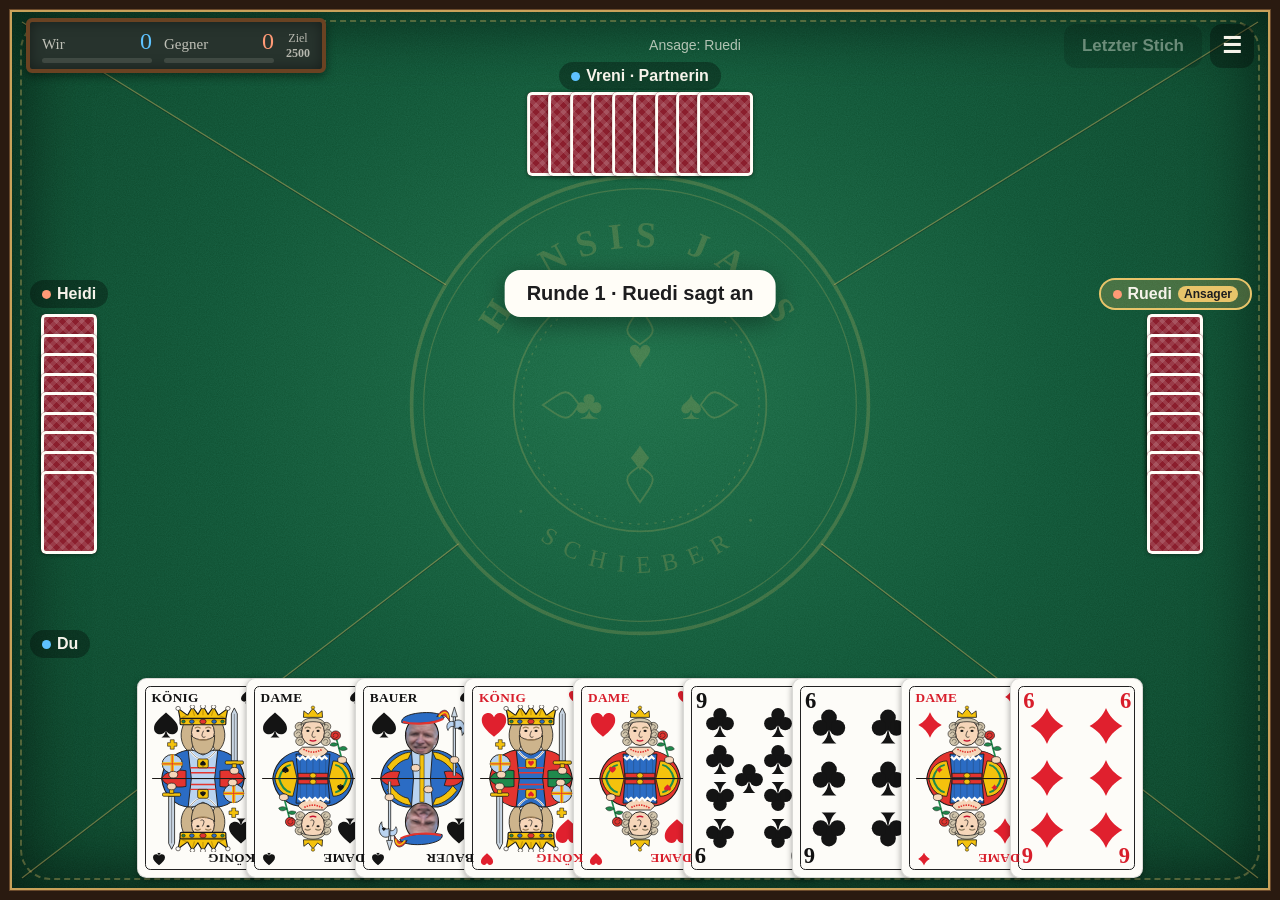
<file: index.html>
<!doctype html>
<html lang="de-CH">
<head>
  <meta charset="utf-8">
  <meta name="viewport" content="width=device-width, initial-scale=1, maximum-scale=1, user-scalable=no, viewport-fit=cover">
  <meta name="apple-mobile-web-app-capable" content="yes">
  <meta name="mobile-web-app-capable" content="yes">
  <meta name="apple-mobile-web-app-status-bar-style" content="black-translucent">
  <meta name="apple-mobile-web-app-title" content="Hansis Jass">
  <meta name="theme-color" content="#0b3d24">
  <link rel="manifest" href="manifest.webmanifest">
  <link rel="apple-touch-icon" href="icons/apple-touch-icon.png">
  <link rel="icon" type="image/png" href="icons/icon-192.png">
  <link rel="stylesheet" href="src/ui/styles.css">
  <title>Hansis Jass</title>
</head>
<body>
  <main id="table">
    <svg id="quarters" aria-hidden="true"></svg>
    <svg id="emblem" viewBox="0 0 400 400" aria-hidden="true">
      <defs>
        <path id="arc-top" d="M 70 200 A 130 130 0 0 1 330 200"/>
        <path id="arc-bottom" d="M 62 200 A 138 138 0 0 0 338 200"/>
      </defs>
      <circle cx="200" cy="200" r="188" fill="none" stroke="currentColor" stroke-width="3"/>
      <circle cx="200" cy="200" r="178" fill="none" stroke="currentColor" stroke-width="1"/>
      <circle cx="200" cy="200" r="104" fill="none" stroke="currentColor" stroke-width="1.5"/>
      <circle cx="200" cy="200" r="98" fill="none" stroke="currentColor" stroke-width="1" stroke-dasharray="2 5"/>
      <text font-size="30" font-weight="700" letter-spacing="9" fill="currentColor" text-anchor="middle" font-family="Georgia, 'Times New Roman', serif">
        <textPath href="#arc-top" startOffset="50%">HANSIS JASS</textPath>
      </text>
      <text font-size="20" letter-spacing="10" fill="currentColor" text-anchor="middle" font-family="Georgia, 'Times New Roman', serif">
        <textPath href="#arc-bottom" startOffset="50%">· SCHIEBER ·</textPath>
      </text>
      <g font-size="34" fill="currentColor" text-anchor="middle" dominant-baseline="central">
        <text x="200" y="158">♥</text><text x="242" y="200">♠</text><text x="200" y="242">♦</text><text x="158" y="200">♣</text>
      </g>
      <g stroke="currentColor" stroke-width="1.5" fill="none">
        <path d="M200 120 C 214 140 214 140 200 150 C 186 140 186 140 200 120 Z"/>
        <path d="M200 280 C 214 260 214 260 200 250 C 186 260 186 260 200 280 Z"/>
        <path d="M120 200 C 140 186 140 186 150 200 C 140 214 140 214 120 200 Z"/>
        <path d="M280 200 C 260 186 260 186 250 200 C 260 214 260 214 280 200 Z"/>
      </g>
    </svg>
    <header id="topbar">
      <div id="scores">
        <div class="team" data-team="0">
          <div class="trow"><span class="tname">Wir</span><span class="tpts" id="score0">0</span></div>
          <div class="bar"><i id="bar0"></i></div>
        </div>
        <div class="team" data-team="1">
          <div class="trow"><span class="tname">Gegner</span><span class="tpts" id="score1">0</span></div>
          <div class="bar"><i id="bar1"></i></div>
        </div>
        <div id="target"></div>
      </div>
      <div id="modeinfo"></div>
      <div id="buttons">
        <button id="btn-last" class="btn ghost" disabled>Letzter Stich</button>
        <button id="btn-menu" class="btn ghost icon" aria-label="Menü">☰</button>
      </div>
    </header>

    <section class="seat" id="seat2"></section>
    <section class="seat side" id="seat3"></section>
    <section class="seat side" id="seat1"></section>

    <div id="trick">
      <div class="slot" data-seat="0"></div>
      <div class="slot" data-seat="1"></div>
      <div class="slot" data-seat="2"></div>
      <div class="slot" data-seat="3"></div>
    </div>
    <div id="roundpts"></div>

    <section id="me">
      <div id="me-label" class="plabel"></div>
      <div id="hand"></div>
      <button id="btn-tip" class="btn tip" hidden>Tipp</button>
    </section>
    <div id="tipbox" hidden></div>

    <div id="chooser" hidden></div>
    <div id="banner" hidden></div>
    <div id="overlay" hidden></div>
  </main>
  <div id="rotate"><div>🔄<br>Bitte das iPad quer halten</div></div>
  <script type="module" src="src/ui/app.js"></script>
</body>
</html>
</file>
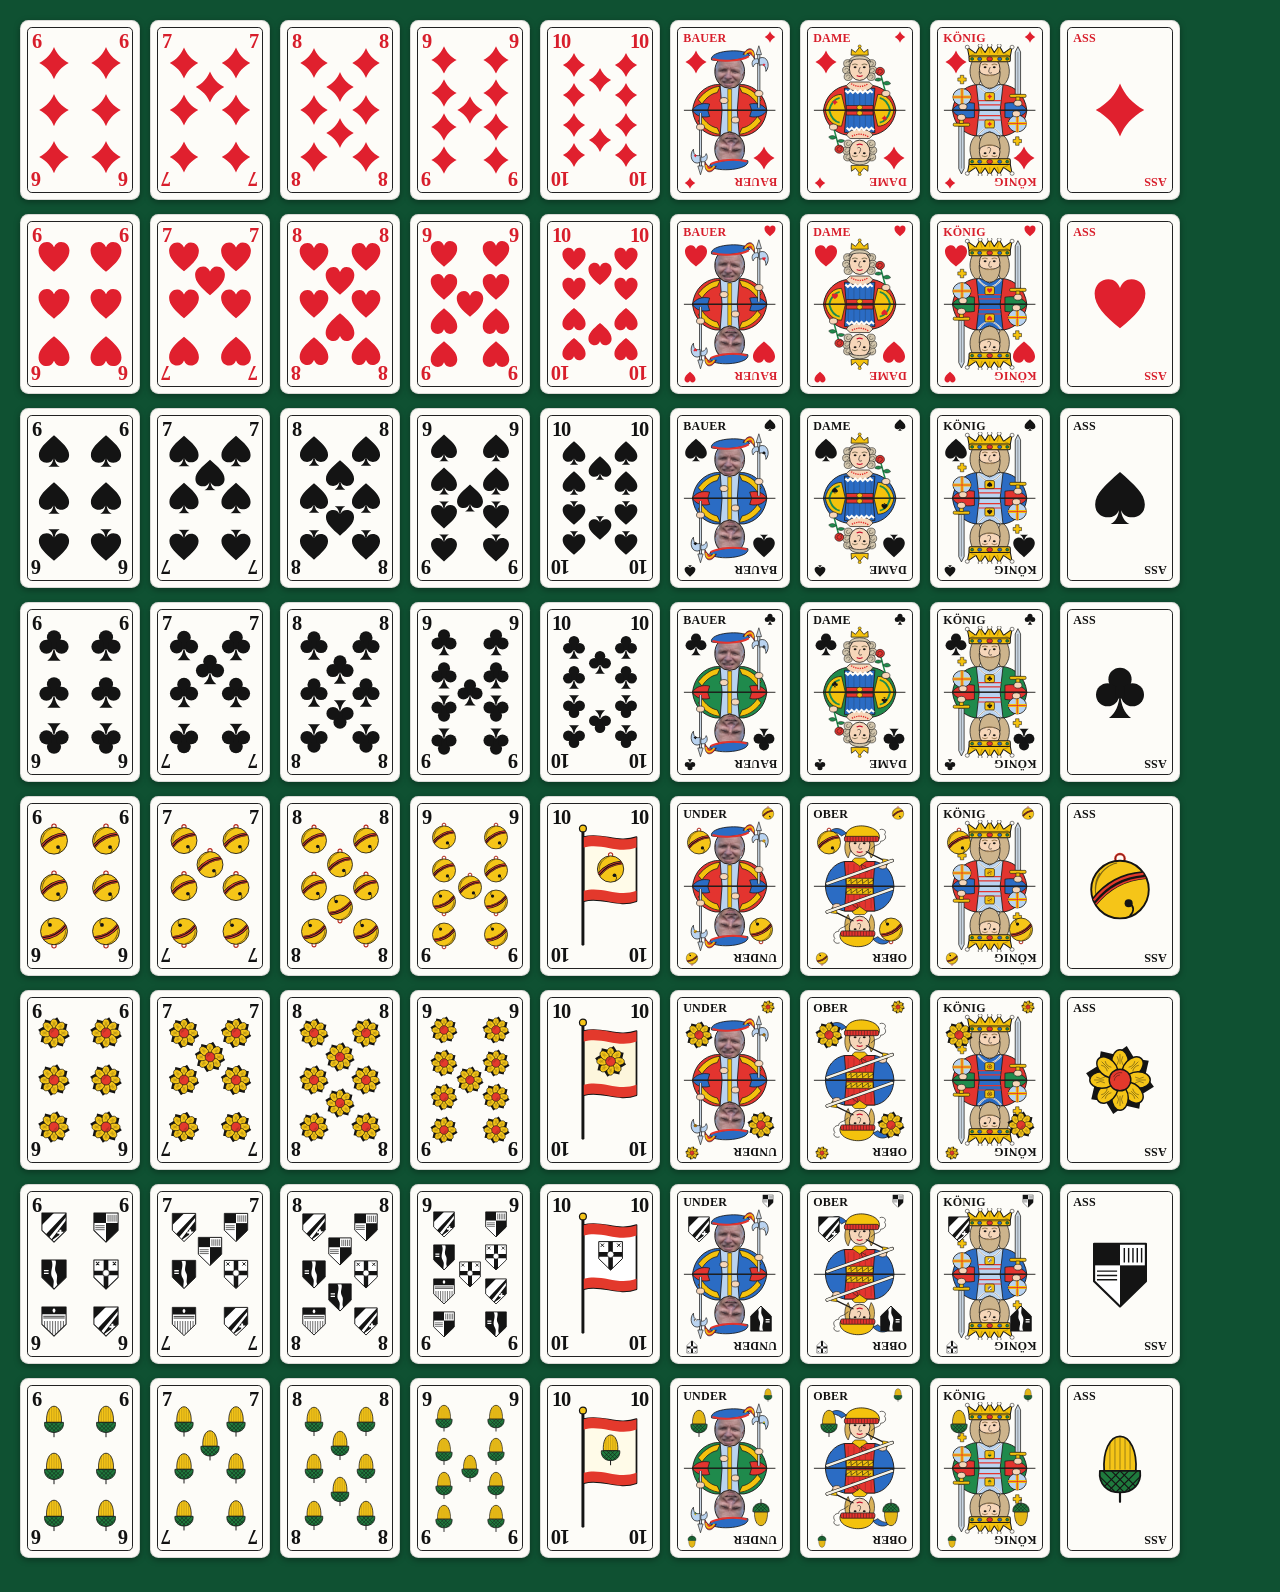
<file: tests/karten.html>
<!doctype html>
<html lang="de-CH">
<head><meta charset="utf-8"><title>Kartengalerie – Hansis Jass</title>
<link rel="stylesheet" href="../src/ui/styles.css">
<style>
  html, body { overflow: auto; height: auto; }
  body { padding: 20px; background: #0f5132; }
  .row { display: flex; gap: 10px; margin-bottom: 14px; flex-wrap: wrap; }
  .card { --cw: 120px; }
  body.big .card { --cw: 250px; }
</style></head>
<body>
<div id="fr"></div><div id="de"></div>
<script type="module">
  import { cardElement, setPortraits } from '../src/ui/cards-view.js';
  try { setPortraits({ enabled: true, ...JSON.parse(localStorage.getItem('hansis-jass-portraits') || '{}') }); } catch { /* keine */ }
  for (const style of ['fr', 'de']) {
    const box = document.getElementById(style);
    for (let s = 0; s < 4; s++) {
      const row = document.createElement('div');
      row.className = 'row';
      for (let r = 0; r < 9; r++) row.appendChild(cardElement(s * 9 + r, style));
      box.appendChild(row);
    }
  }
</script>
</body>
</html>
</file>
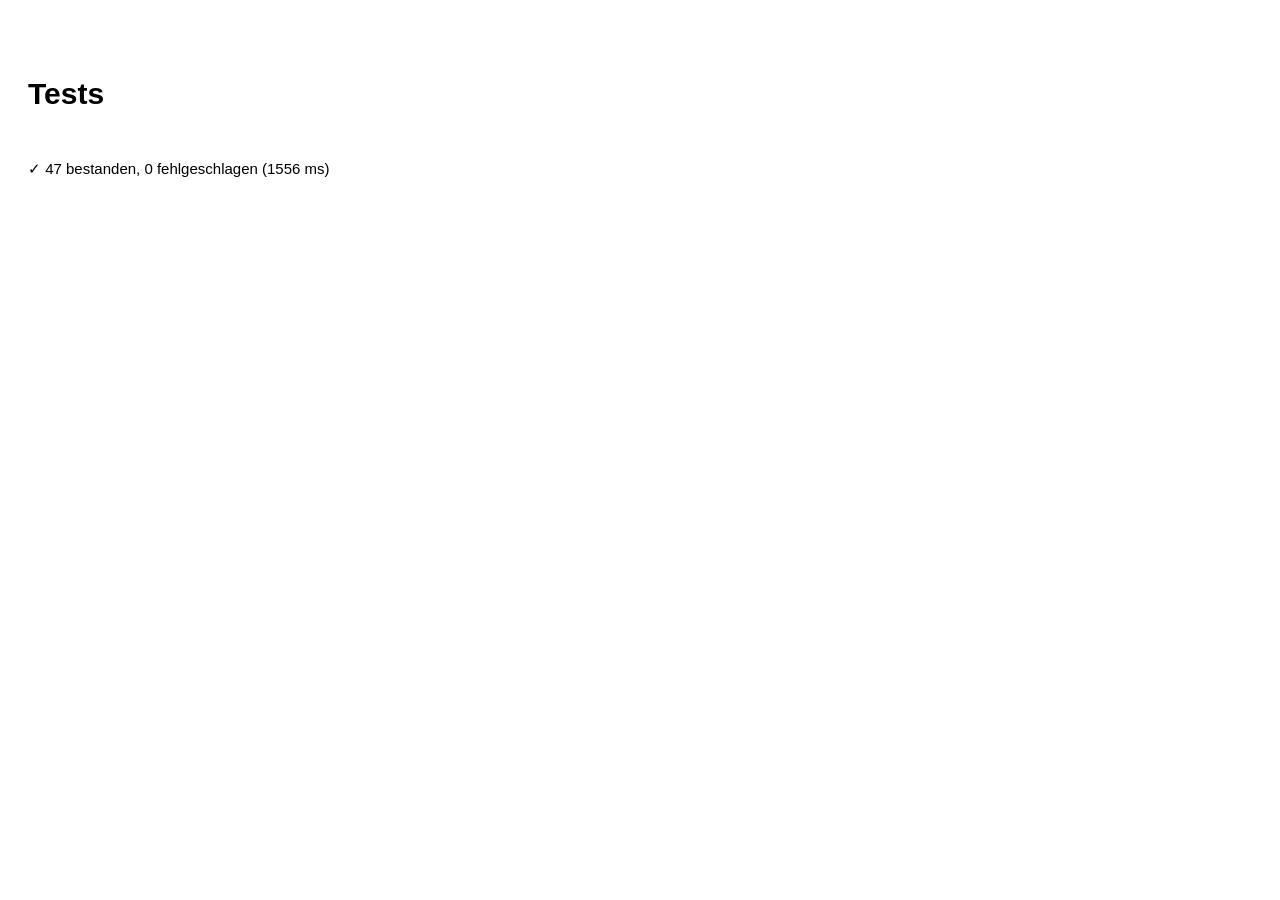
<file: tests/test.html>
<!doctype html>
<html lang="de-CH">
<head><meta charset="utf-8"><title>Tests – Hansis Jass</title>
<style>body{font:15px/1.5 -apple-system,sans-serif;padding:20px;white-space:pre-wrap}</style></head>
<body>
<h1>Tests</h1>
<div id="out"></div>
<script type="module">
  const out = document.getElementById('out');
  const orig = console.log;
  console.log = (m) => { out.textContent += m + '\n'; orig(m); };
  const { run } = await import('./testlib.js');
  await import('./core.test.js');
  await import('./ai.test.js');
  await import('./ui.test.js');
  await run();
</script>
</body>
</html>
</file>
<file: src/ui/styles.css>
/* Hansis Jass – Oberfläche fürs iPad im Querformat */
:root {
  --felt: #0f5132;
  --felt-dark: #0b3d24;
  --felt-light: #1b6b44;
  --gold: #e8c46a;
  --ink: #1d1d1f;
  --paper: #fffdf7;
  --red: #c8102e;
  --black: #1d1d1f;
  --gold-suit: #b8860b;
  --brown: #7a4a1e;
  --us: #5ec2ff;
  --them: #ff9a76;
  --panel: rgba(0, 0, 0, 0.32);
  --text: #f6f3ea;
  --muted: rgba(246, 243, 234, 0.7);
  --cw: min(10.4vw, 15.4vh);
  --ch: calc(var(--cw) * 1.5);
  --tcw: calc(var(--cw) * 0.82);
  --mcw: calc(var(--cw) * 0.42);
  --safe-l: env(safe-area-inset-left, 0px);
  --safe-r: env(safe-area-inset-right, 0px);
  --safe-t: env(safe-area-inset-top, 0px);
  --safe-b: env(safe-area-inset-bottom, 0px);
}

* { box-sizing: border-box; }
html, body {
  margin: 0; height: 100%; overflow: hidden;
  background: var(--felt-dark);
  color: var(--text);
  font-family: -apple-system, BlinkMacSystemFont, "SF Pro Rounded", "Helvetica Neue", Arial, sans-serif;
  -webkit-user-select: none; user-select: none;
  -webkit-touch-callout: none;
  -webkit-tap-highlight-color: transparent;
  touch-action: manipulation;
}

/* ---------- Jassteppich ---------- */
:root[data-felt="blau"] { --felt: #14406b; --felt-dark: #0b2744; --felt-light: #22609a; }
:root[data-felt="rot"] { --felt: #6e1423; --felt-dark: #430b15; --felt-light: #932236; }
:root[data-felt="schwarz"] { --felt: #2b2f33; --felt-dark: #16191c; --felt-light: #40464c; }
html, body { background: var(--felt-dark); }

#table {
  position: fixed; inset: 0;
  background:
    url("data:image/svg+xml,%3Csvg xmlns='http://www.w3.org/2000/svg' width='220' height='220'%3E%3Cfilter id='n'%3E%3CfeTurbulence type='fractalNoise' baseFrequency='.9' numOctaves='3' stitchTiles='stitch'/%3E%3CfeColorMatrix values='0 0 0 0 1 0 0 0 0 1 0 0 0 0 1 0 0 0 .55 0'/%3E%3C/filter%3E%3Crect width='100%25' height='100%25' filter='url(%23n)' opacity='.5'/%3E%3C/svg%3E"),
    radial-gradient(ellipse at 50% 42%, var(--felt-light) 0%, var(--felt) 48%, var(--felt-dark) 100%);
  background-blend-mode: soft-light, normal;
  overflow: hidden;
  /* gepolsterter Lederrand mit Goldkante */
  box-shadow:
    inset 0 0 0 9px #2a1a10,
    inset 0 0 0 10px #6b4a2b,
    inset 0 0 0 12px #c9a25a,
    inset 0 0 60px 26px rgba(0, 0, 0, 0.45);
}
/* Ziernaht */
#table::before {
  content: ''; position: absolute; inset: 20px; pointer-events: none;
  border: 2px dashed rgba(232, 196, 106, 0.32); border-radius: 30px;
}
#emblem {
  position: absolute; left: 50%; top: 45%;
  width: min(54vh, 42vw); height: min(54vh, 42vw);
  transform: translate(-50%, -50%);
  color: var(--gold); opacity: 0.2; pointer-events: none;
}

/* ---------- Kopfzeile ---------- */
#topbar {
  position: absolute; left: 0; right: 0; top: 0;
  padding: calc(18px + var(--safe-t)) calc(26px + var(--safe-r)) 8px calc(26px + var(--safe-l));
  display: flex; align-items: center; gap: 16px;
  z-index: 20;
}
#scores { display: flex; align-items: center; gap: 12px; background: var(--panel); border-radius: 14px; padding: 6px 12px; }
.team { min-width: 110px; }
.trow { display: flex; justify-content: space-between; gap: 10px; align-items: baseline; }
.tname { font-size: 14px; color: var(--muted); }
.tpts { font-size: 24px; font-weight: 700; font-variant-numeric: tabular-nums; }
.team[data-team="0"] .tpts { color: var(--us); }
.team[data-team="1"] .tpts { color: var(--them); }
.bar { height: 5px; background: rgba(255, 255, 255, 0.15); border-radius: 3px; overflow: hidden; margin-top: 3px; }
.bar i { display: block; height: 100%; width: 0; transition: width 0.6s ease; }
#bar0 { background: var(--us); }
#bar1 { background: var(--them); }
#target { font-size: 12px; color: var(--muted); line-height: 1.2; text-align: center; }
#modeinfo {
  flex: 1; display: flex; justify-content: center; align-items: center; gap: 10px;
  font-size: 18px; min-height: 44px;
}
#modeinfo .mode-chip {
  display: inline-flex; align-items: center; gap: 8px;
  background: var(--paper); color: var(--ink);
  padding: 6px 14px; border-radius: 22px; font-weight: 700;
  box-shadow: 0 2px 8px rgba(0, 0, 0, 0.3);
}
#modeinfo .mode-chip .sym { font-size: 26px; line-height: 1; display: inline-flex; }
#modeinfo .mode-chip .kind { font-size: 13px; font-weight: 600; color: #666; text-transform: uppercase; letter-spacing: .04em; }
#modeinfo .who b { color: var(--text); }
.suit-icon { width: 1em; height: 1em; display: inline-block; vertical-align: -0.14em; }
.suit-icon.emo { width: auto; }
.arrow { font-weight: 800; }
.plabel .badge.trumpf { background: var(--paper); display: inline-flex; align-items: center; gap: 3px; font-weight: 700; }
#modeinfo .mult { background: var(--gold); color: var(--ink); border-radius: 10px; padding: 1px 7px; font-size: 14px; }
#modeinfo .who { color: var(--muted); font-size: 14px; line-height: 1.25; }
#buttons { display: flex; gap: 8px; }

.btn {
  font: inherit; font-size: 17px; font-weight: 600;
  min-height: 44px; min-width: 44px; padding: 0 18px;
  border-radius: 12px; border: none; cursor: pointer;
  background: var(--gold); color: var(--ink);
  box-shadow: 0 2px 6px rgba(0, 0, 0, 0.3);
}
.btn:active { transform: scale(0.96); }
.btn:disabled { opacity: 0.4; }
.btn.ghost { background: var(--panel); color: var(--text); box-shadow: none; }
.btn.icon { font-size: 22px; padding: 0 12px; }
.btn.secondary { background: rgba(255, 255, 255, 0.9); }

/* ---------- Mitspieler ---------- */
.seat { position: absolute; display: flex; flex-direction: column; align-items: center; gap: 6px; z-index: 5; }
#seat2 { top: calc(62px + var(--safe-t)); left: 50%; transform: translateX(-50%); }
#seat3 { left: calc(30px + var(--safe-l)); top: 50%; transform: translateY(-62%); }
#seat1 { right: calc(30px + var(--safe-r)); top: 50%; transform: translateY(-62%); }
.plabel {
  display: inline-flex; align-items: center; gap: 6px;
  background: var(--panel); padding: 5px 12px; border-radius: 16px;
  font-size: 16px; font-weight: 600; white-space: nowrap;
}
.plabel.active { outline: 2px solid var(--gold); background: rgba(232, 196, 106, 0.25); }
.plabel .badge { font-size: 12px; background: var(--gold); color: var(--ink); border-radius: 8px; padding: 1px 6px; }
.plabel.team0 .dot { background: var(--us); }
.plabel.team1 .dot { background: var(--them); }
.plabel .dot { width: 9px; height: 9px; border-radius: 50%; display: inline-block; }
.backs { display: flex; }
.backs .card { width: var(--mcw); height: calc(var(--mcw) * 1.5); margin-left: calc(var(--mcw) * -0.62); border-radius: 5px; }
.backs .card:first-child { margin-left: 0; }
.seat.side .backs { flex-direction: column; }
.seat.side .backs .card { margin-left: 0; margin-top: calc(var(--mcw) * -1.15); }
.seat.side .backs .card:first-child { margin-top: 0; }

.bubble {
  position: absolute; z-index: 30;
  background: var(--paper); color: var(--ink);
  padding: 8px 14px; border-radius: 16px; font-size: 17px; font-weight: 700;
  box-shadow: 0 4px 14px rgba(0, 0, 0, 0.35);
  white-space: nowrap; pointer-events: none;
  animation: pop 0.25s ease-out;
}
.bubble small { display: block; font-weight: 500; font-size: 13px; color: #555; }
.bubble .mini { display: flex; gap: 3px; margin-top: 5px; }
.bubble .mini .card { --cw: 40px; box-shadow: none; border: 1px solid #ccc; }
.bubble.thinking { font-size: 22px; padding: 2px 14px; letter-spacing: 2px; }
@keyframes pop { from { transform: scale(0.7); opacity: 0; } to { transform: scale(1); opacity: 1; } }

/* ---------- Stich ---------- */
#trick { position: absolute; left: 50%; top: 45%; width: 0; height: 0; z-index: 8; }
.slot { position: absolute; width: var(--tcw); height: calc(var(--tcw) * 1.5); }
/* Jeder legt seine Karte in sein Viertel (wie im Samschtig-Jass) */
.slot[data-seat="0"] { left: calc(var(--tcw) * -0.5); top: calc(var(--tcw) * 0.38); }
.slot[data-seat="2"] { left: calc(var(--tcw) * -0.5); top: calc(var(--tcw) * -1.88); transform: rotate(3deg); }
.slot[data-seat="1"] { left: calc(var(--tcw) * 1.12); top: calc(var(--tcw) * -0.75); transform: rotate(-5deg); }
.slot[data-seat="3"] { left: calc(var(--tcw) * -2.12); top: calc(var(--tcw) * -0.75); transform: rotate(5deg); }
#quarters { position: absolute; inset: 0; width: 100%; height: 100%; pointer-events: none; }
#quarters line { stroke: rgba(232, 196, 106, 0.42); stroke-width: 1.2; }
#quarters line.shadow { stroke: rgba(0, 0, 0, 0.25); stroke-width: 1.2; }
#roundpts {
  position: absolute; left: calc(30px + var(--safe-l)); bottom: calc(var(--cw) * 1.5 + 74px + var(--safe-b));
  font-size: 13px; color: var(--muted); z-index: 6; line-height: 1.4; max-width: 190px;
}

/* ---------- Karten (Stil Schweizer Jasskarten) ---------- */
.card {
  position: relative; width: var(--cw); height: calc(var(--cw) * 1.5);
  font-size: var(--cw); /* Pips und Rahmen in em = Anteil der Kartenbreite */
  border-radius: 0.07em;
  background: #fdfcf8;
  box-shadow: 0 2px 6px rgba(0, 0, 0, 0.35), inset 0 0 0 1px rgba(0, 0, 0, 0.14);
  flex-shrink: 0;
}
.card .pip { position: absolute; width: 1em; height: 1em; transform: translate(-50%, -50%); display: block; }
.card .pip.rot { transform: translate(-50%, -50%) rotate(180deg); }
.card .pip .shape { width: 100%; height: 100%; display: block; }
.card .pip .emo { display: flex; width: 100%; height: 100%; align-items: center; justify-content: center; font-size: 0.82em; line-height: 1; }
.card .pip .lbl {
  position: absolute; left: 0; right: 0; top: 27%; text-align: center;
  color: #fff; font-size: 0.4em; font-weight: 700; line-height: 1;
  font-family: "Rockwell", "American Typewriter", Georgia, serif; letter-spacing: -0.03em;
}
.card.black .pip .lbl { top: 34%; }
/* Zahlen unten nicht auf dem Kopf (sonst wird aus 6 eine 9) */
.card .pip.rot .lbl { transform: rotate(180deg); }
.card.de .pip.rot .lbl { transform: translateY(50%) rotate(180deg); }
.card.s0 .pip .lbl { font-size: 0.3em; top: 36%; }
.card.de .pip .lbl {
  color: #fff; top: 50%; transform: translateY(-50%); font-size: 0.34em;
  text-shadow: 0 0 2px #000, 0 0 3px #000;
}
.card .frame {
  position: absolute; inset: 4.5% 7%;
  border: max(1px, 0.008em) solid #222; border-radius: 0.04em;
  overflow: hidden;
}
.card .frame .fig { position: absolute; inset: 9.5% 4%; }
.card .frame .figure { width: 100%; height: 100%; display: block; }
.slot .card { --cw: var(--tcw); width: 100%; height: 100%; }
.card.back {
  background:
    repeating-linear-gradient(45deg, rgba(255, 255, 255, 0.13) 0 4px, transparent 4px 9px),
    repeating-linear-gradient(-45deg, rgba(255, 255, 255, 0.13) 0 4px, transparent 4px 9px),
    #8b1e2d;
  box-shadow: 0 1px 4px rgba(0, 0, 0, 0.4), inset 0 0 0 3px #fffdf7;
}

/* ---------- eigene Hand ---------- */
#me {
  position: absolute; left: 0; right: 0; bottom: 0;
  padding-bottom: calc(22px + var(--safe-b));
  display: flex; flex-direction: column; align-items: center; gap: 8px; z-index: 10;
}
#hand { display: flex; justify-content: center; align-items: flex-end; height: calc(var(--ch) + 18px); }
#hand .card { margin-left: var(--overlap, calc(var(--cw) * -0.22)); transition: transform 0.15s ease, opacity 0.2s; }
#hand .card:first-child { margin-left: 0; }
#hand.my-turn .card.legal { transform: translateY(-14px); cursor: pointer; }
#hand.my-turn .card.illegal { opacity: 0.6; filter: brightness(0.82) grayscale(0.3); }
#hand .card.pressed { transform: translateY(-24px) scale(1.03) !important; }
#hand .card.hint { box-shadow: 0 0 0 4px var(--gold), 0 0 22px 6px rgba(232, 196, 106, 0.9); }
.btn.tip { position: absolute; right: calc(32px + var(--safe-r)); bottom: calc(30px + var(--safe-b)); }
#tipbox {
  position: absolute; right: calc(32px + var(--safe-r)); bottom: calc(88px + var(--safe-b));
  background: var(--paper); color: var(--ink); padding: 10px 14px; border-radius: 12px;
  font-weight: 600; font-size: 16px; z-index: 25; max-width: 260px;
  box-shadow: 0 4px 14px rgba(0, 0, 0, 0.35);
}

/* ---------- Ansage ---------- */
#chooser {
  position: absolute; left: 50%; top: 47%; transform: translate(-50%, -50%);
  background: rgba(10, 30, 20, 0.92); border: 1px solid rgba(232, 196, 106, 0.5);
  border-radius: 20px; padding: 18px 20px; z-index: 40;
  box-shadow: 0 10px 40px rgba(0, 0, 0, 0.5);
  text-align: center;
}
#chooser h2 { margin: 0 0 12px; font-size: 20px; }
#chooser .grid { display: grid; grid-template-columns: repeat(3, minmax(130px, 1fr)); gap: 10px; }
#chooser .opt {
  font: inherit; min-height: 64px; border: none; border-radius: 14px; cursor: pointer;
  background: var(--paper); color: var(--ink); font-size: 18px; font-weight: 700;
  display: flex; align-items: center; justify-content: center; gap: 8px;
}
#chooser .opt .sym { font-size: 30px; }
#chooser .opt.red .sym { color: var(--red); }
#chooser .opt.gold .sym { color: var(--gold-suit); }
#chooser .opt.brown .sym { color: var(--brown); }
#chooser .opt .x { font-size: 13px; background: var(--gold); border-radius: 8px; padding: 1px 6px; }
#chooser .opt:active { transform: scale(0.97); }
#chooser .opt.hint, #chooser .push.hint { box-shadow: 0 0 0 4px var(--gold), 0 0 18px 4px rgba(232, 196, 106, 0.8); }
#chooser .row { display: flex; gap: 10px; justify-content: center; margin-top: 12px; }
#chooser .push { background: var(--gold); }
#chooser .note { margin-top: 10px; color: var(--muted); font-size: 14px; min-height: 18px; }

/* ---------- Banner und Overlays ---------- */
#banner {
  position: absolute; left: 50%; top: 30%; transform: translateX(-50%);
  background: var(--paper); color: var(--ink); z-index: 35;
  padding: 12px 22px; border-radius: 16px; font-size: 20px; font-weight: 700;
  box-shadow: 0 6px 24px rgba(0, 0, 0, 0.4); text-align: center;
  animation: pop 0.25s ease-out;
}
#banner small { display: block; font-size: 14px; font-weight: 500; color: #555; }
#overlay {
  position: absolute; inset: 0; z-index: 60;
  background: rgba(0, 0, 0, 0.55);
  display: flex; align-items: center; justify-content: center;
}
#overlay[hidden], #chooser[hidden], #banner[hidden], #tipbox[hidden] { display: none; }
.panel {
  background: #fbf8f0; color: var(--ink); border-radius: 22px;
  padding: 22px 26px; min-width: 460px; max-width: min(720px, 92vw); max-height: 88vh; overflow: auto;
  box-shadow: 0 16px 50px rgba(0, 0, 0, 0.5);
  -webkit-user-select: text; user-select: text;
}
.panel h2 { margin: 0 0 14px; font-size: 26px; }
.panel h3 { margin: 18px 0 8px; font-size: 18px; }
.panel table { width: 100%; border-collapse: collapse; font-size: 18px; }
.panel td, .panel th { padding: 7px 8px; border-bottom: 1px solid #e3ddcc; text-align: right; }
.panel td:first-child, .panel th:first-child { text-align: left; }
.panel th { font-size: 15px; color: #666; font-weight: 600; }
.panel tr.total td { font-weight: 800; font-size: 20px; border-bottom: none; }
.panel .us { color: #0a75b8; }
.panel .them { color: #c4502a; }
.panel .actions { display: flex; gap: 10px; justify-content: flex-end; margin-top: 18px; flex-wrap: wrap; }
.panel .muted { color: #777; font-size: 14px; }
.panel .big-result { font-size: 40px; font-weight: 800; text-align: center; margin: 6px 0 14px; }
.panel .menu-list { display: flex; flex-direction: column; gap: 10px; }
.panel .menu-list .btn { width: 100%; text-align: left; }
.setting { display: flex; justify-content: space-between; align-items: center; gap: 12px; padding: 8px 0; border-bottom: 1px solid #e3ddcc; font-size: 17px; }
.setting .seg { display: flex; background: #ece6d6; border-radius: 12px; padding: 3px; flex-wrap: wrap; }
.setting .seg button {
  font: inherit; font-size: 15px; border: none; background: none; min-height: 40px; padding: 0 12px; border-radius: 10px; cursor: pointer; color: var(--ink);
}
.setting .seg button.on { background: #fff; box-shadow: 0 1px 4px rgba(0, 0, 0, 0.2); font-weight: 700; }
.setting .hint { display: block; font-size: 13px; color: #777; }
.lasttrick { display: flex; gap: 10px; justify-content: center; margin: 10px 0; }
.lasttrick .card { --cw: 86px; }
.lasttrick figure { margin: 0; text-align: center; font-size: 13px; color: #555; }
.lasttrick figure.win .card { box-shadow: 0 0 0 3px var(--gold), 0 2px 6px rgba(0, 0, 0, 0.35); }
.rules { font-size: 16px; line-height: 1.45; }
.rules p, .rules ul { margin: 6px 0; }

/* ---------- Hochformat ---------- */
#rotate { display: none; }
@media (orientation: portrait) {
  #rotate {
    display: flex; position: fixed; inset: 0; z-index: 100; background: var(--felt-dark);
    align-items: center; justify-content: center; text-align: center; font-size: 26px; line-height: 1.6;
  }
}

/* ---------- Portraits in den Einstellungen ---------- */
.portrait-row .pr { display: flex; align-items: center; gap: 10px; }
.portrait-row .pv { width: 48px; height: 59px; border-radius: 50%; object-fit: cover; border: 1px solid #bbb; display: inline-flex; align-items: center; justify-content: center; color: #999; background: #ece6d6; }
.btn.small { font-size: 15px; min-height: 40px; padding: 0 12px; display: inline-flex; align-items: center; }
.btn.ghost.dark { background: #ece6d6; color: var(--ink); }

/* ---------- Jasstafel (Schiefer mit Kreide) ---------- */
:root { --slate: #27332d; --chalk: #f3f0e6; --chalk-font: "Chalkboard SE", "Chalkduster", "Bradley Hand", "Comic Sans MS", cursive; }
.panel.tafel {
  background:
    radial-gradient(ellipse at 30% 20%, rgba(255, 255, 255, 0.06), transparent 60%),
    radial-gradient(ellipse at 70% 80%, rgba(255, 255, 255, 0.04), transparent 55%),
    var(--slate);
  color: var(--chalk); font-family: var(--chalk-font);
  border: 14px solid #7a4e2a;
  border-image: linear-gradient(135deg, #9a6a3d, #6a4222 40%, #8c5a30 60%, #5c3a1d) 1;
  box-shadow: 0 16px 50px rgba(0, 0, 0, 0.6), inset 0 0 40px rgba(0, 0, 0, 0.45);
  border-radius: 6px;
  min-width: min(760px, 94vw); max-width: 94vw;
  -webkit-user-select: none; user-select: none;
}
.panel.tafel h2 { font-weight: 400; letter-spacing: .02em; text-shadow: 0 0 1px rgba(255, 255, 255, 0.6); }
.panel.tafel .muted { color: rgba(243, 240, 230, 0.7); font-size: 15px; }
.panel.tafel table { font-size: 18px; }
.panel.tafel td, .panel.tafel th { border-bottom: 1px dashed rgba(243, 240, 230, 0.25); color: var(--chalk); }
.panel.tafel th { color: rgba(243, 240, 230, 0.65); font-weight: 400; }
.panel.tafel .us { color: #bfe3ff; }
.panel.tafel .them { color: #ffd0bd; }
.panel.tafel .big-result { font-weight: 400; }
.tafel-grid { display: grid; grid-template-columns: 1fr 1fr; gap: 22px; align-items: start; }
.tafel .halves { display: flex; flex-direction: column; gap: 4px; }
.tafel .halves.wide { max-width: 420px; margin: 0 auto; }
.tafel .half { display: grid; grid-template-columns: 70px 1fr 64px; align-items: center; gap: 6px; }
.tafel .half .who { font-size: 18px; }
.tafel .half .sum { font-size: 22px; text-align: right; }
.tafel .chalk-line { height: 0; border-top: 2px solid rgba(243, 240, 230, 0.55); margin: 2px 0; border-radius: 2px; }
.tafel .goal { font-size: 14px; color: rgba(243, 240, 230, 0.7); margin-top: 6px; }
.tafel .rounds { max-height: 46vh; overflow: auto; }
.zboard { width: 100%; height: auto; display: block; }
.zboard .chalk line, .zboard .chalk path {
  stroke: var(--chalk); stroke-width: 2.6; stroke-linecap: round; stroke-linejoin: round; fill: none; opacity: .92;
  filter: drop-shadow(0 0 0.6px rgba(255, 255, 255, 0.7));
}
.zboard .rest { fill: var(--chalk); font-family: var(--chalk-font); font-size: 22px; }
.btn.chalk-btn { background: transparent; color: var(--chalk); border: 2px solid rgba(243, 240, 230, 0.7); font-family: var(--chalk-font); font-weight: 400; box-shadow: none; }

/* kleine Tafel oben links */
#scores {
  cursor: pointer;
  background: var(--slate); font-family: var(--chalk-font); color: var(--chalk);
  border: 4px solid #6a4222; border-radius: 6px;
  box-shadow: 0 3px 10px rgba(0, 0, 0, 0.45), inset 0 0 14px rgba(0, 0, 0, 0.4);
}
#scores .tname { color: rgba(243, 240, 230, 0.75); font-size: 15px; }
#scores .tpts { font-weight: 400; }
#scores .bar { background: rgba(243, 240, 230, 0.12); }
#scores #target { color: rgba(243, 240, 230, 0.7); }

/* ---------- Deutschschweizer Karten ---------- */
.card .frame.de-frame { inset: 4% 6%; border-width: max(1px, 0.007em); }
.card .dl {
  position: absolute; font-family: Georgia, "Times New Roman", serif; font-weight: 700;
  font-size: 0.17em; line-height: 1; color: #111;
}
.card .dl.tl { left: 10%; top: 6%; }
.card .dl.tr { right: 10%; top: 6%; }
.card .dl.bl { left: 10%; bottom: 6%; transform: rotate(180deg); }
.card .dl.br { right: 10%; bottom: 6%; transform: rotate(180deg); }
.card .dw {
  position: absolute; font-family: Georgia, "Times New Roman", serif; font-weight: 700;
  font-size: 0.1em; letter-spacing: 0.02em; line-height: 1; color: #111; z-index: 2;
}
.card .dw.tl { left: 11%; top: 6.5%; }
.card .dw.br { right: 11%; bottom: 6.5%; transform: rotate(180deg); }
.card .banner-wrap { position: absolute; inset: 12% 14%; }
.card .banner-wrap .banner { width: 100%; height: 100%; display: block; }

/* Eckzahlen und Namen in der Farbe der Karte (französisches Bild) */
.card.red:not(.de) .dl, .card.red:not(.de) .dw { color: #d81e2b; }
.card.black .dl, .card.black .dw { color: #111; }
.card .dl { letter-spacing: -0.06em; }

/* Platz für die grösseren Stichkarten: eigenes Namensschild links neben die Hand,
   Nords Kartenrücken näher an ihr Namensschild */
#me #me-label { position: absolute; left: calc(30px + var(--safe-l)); top: -30px; }
#seat2 { gap: 2px; }
</file>
